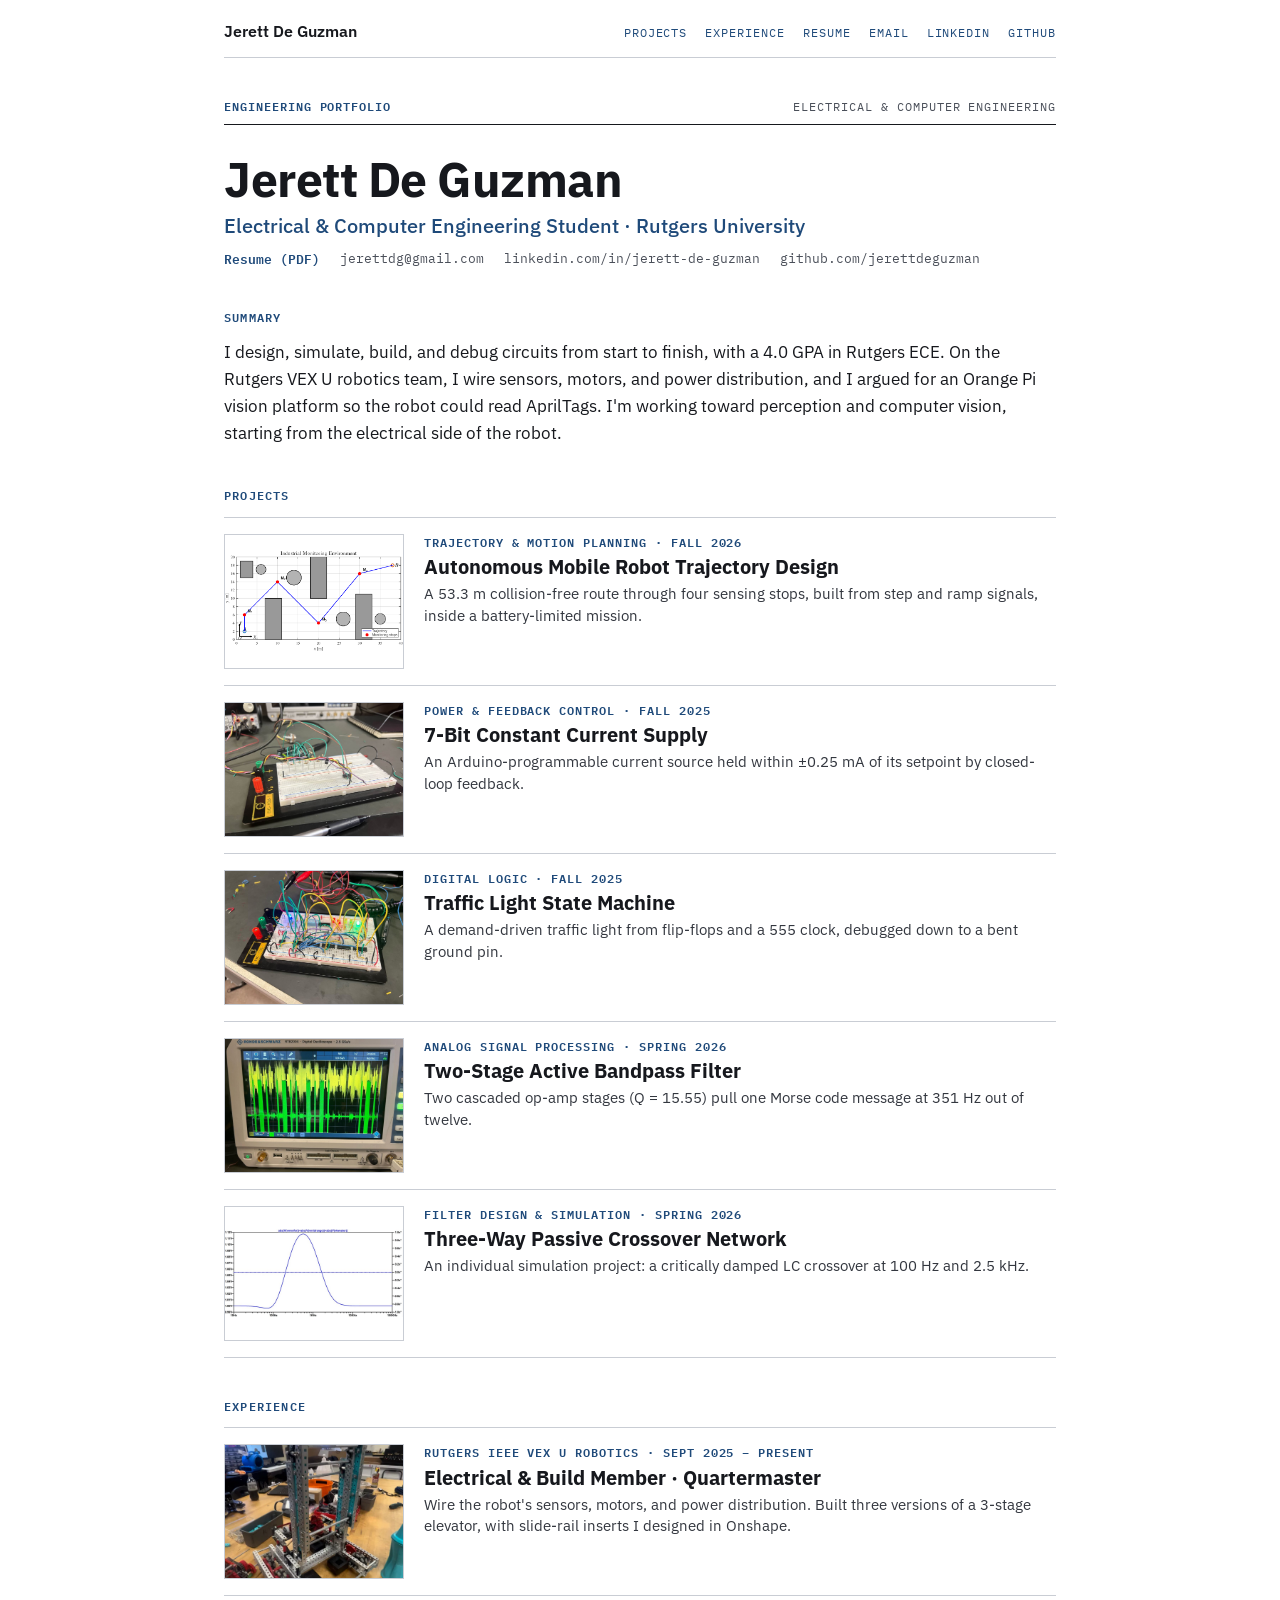
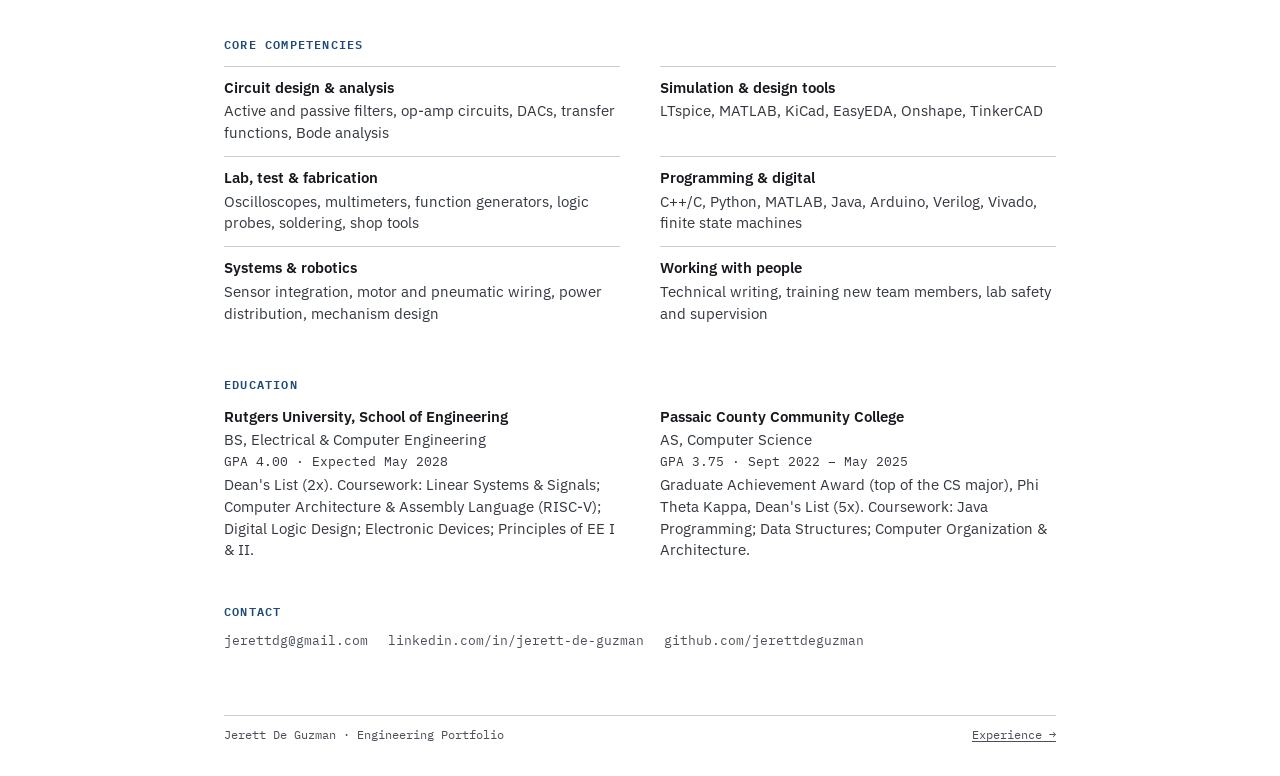
<file: index.html>
<!DOCTYPE html>
<html lang="en">
<head>
  <meta charset="utf-8">
  <meta name="viewport" content="width=device-width, initial-scale=1">
  <title>Jerett De Guzman — Electrical &amp; Computer Engineering</title>
  <meta name="description" content="Engineering portfolio of Jerett De Guzman, Rutgers electrical and computer engineering student: robot trajectory design, feedback control, digital logic, and analog filters.">
  <!-- Link preview (what LinkedIn, email, and Slack show when this URL is pasted) -->
  <meta property="og:type" content="website">
  <meta property="og:title" content="Jerett De Guzman — Electrical &amp; Computer Engineering">
  <meta property="og:description" content="Engineering portfolio of Jerett De Guzman, Rutgers electrical and computer engineering student: robot trajectory design, feedback control, digital logic, and analog filters.">
  <meta property="og:url" content="https://jerettdeguzman.github.io/">
  <meta property="og:image" content="https://jerettdeguzman.github.io/images/tr_path.png">
  <meta name="twitter:card" content="summary_large_image">
  <link rel="icon" href="data:image/svg+xml,%3Csvg xmlns=%27http://www.w3.org/2000/svg%27 viewBox=%270 0 32 32%27%3E%3Crect width=%2732%27 height=%2732%27 fill=%27%231F4A7A%27/%3E%3Ctext x=%2716%27 y=%2722%27 font-family=%27Helvetica,Arial,sans-serif%27 font-size=%2716%27 font-weight=%27700%27 fill=%27white%27 text-anchor=%27middle%27%3EJD%3C/text%3E%3C/svg%3E">
  <link rel="preconnect" href="https://fonts.googleapis.com">
  <link rel="preconnect" href="https://fonts.gstatic.com" crossorigin>
  <link href="https://fonts.googleapis.com/css2?family=IBM+Plex+Mono:wght@400;500;600&family=IBM+Plex+Sans:wght@400;500;600;700&display=swap" rel="stylesheet">
  <link rel="stylesheet" href="styles.css">
</head>
<body>
<div class="page">

  <!-- ===== Site header: same on every page (no ../ here because this file is at the top level) ===== -->
  <header class="site-header">
    <a class="site-name" href="index.html">Jerett De Guzman</a>
    <nav class="site-nav" aria-label="Main">
      <a href="#projects">Projects</a>
      <a href="experience.html">Experience</a>
      <a href="resume.pdf">Resume</a>
      <a href="mailto:jerettdg@gmail.com">Email</a>
      <a href="https://www.linkedin.com/in/jerett-de-guzman">LinkedIn</a>
      <a href="https://github.com/jerettdeguzman">GitHub</a>
    </nav>
  </header>

  <main>
    <div class="kicker">
      <span class="kicker-left">Engineering Portfolio</span>
      <span class="kicker-right">Electrical &amp; Computer Engineering</span>
    </div>

    <h1 class="home-name">Jerett De Guzman</h1>
    <p class="headline">Electrical &amp; Computer Engineering Student · Rutgers University</p>
    <div class="contact-line">
      <a class="resume-link" href="resume.pdf">Resume (PDF)</a>
      <a href="mailto:jerettdg@gmail.com">jerettdg@gmail.com</a>
      <a href="https://www.linkedin.com/in/jerett-de-guzman">linkedin.com/in/jerett-de-guzman</a>
      <a href="https://github.com/jerettdeguzman">github.com/jerettdeguzman</a>
    </div>

    <!-- ===== Summary ===== -->
    <section class="home-section">
      <h2 class="label">Summary</h2>
      <p class="summary">I design, simulate, build, and debug circuits from start to finish, with a 4.0 GPA in Rutgers ECE. On the Rutgers VEX U robotics team, I wire sensors, motors, and power distribution, and I argued for an Orange Pi vision platform so the robot could read AprilTags. I'm working toward perception and computer vision, starting from the electrical side of the robot.</p>
    </section>

    <!-- ===== Projects =====
         To add a project: copy one <li class="project-card"> ... </li> block,
         paste it at the top of the list, and change the link, image, and text. -->
    <section class="home-section" id="projects">
      <h2 class="label">Projects</h2>
      <ul class="project-list">

        <li class="project-card">
          <a href="projects/trajectory.html">
            <span class="thumb fit"><img src="images/tr_path.png" width="1254" height="702" loading="lazy" alt=""></span>
            <span>
              <span class="card-kicker">Trajectory &amp; Motion Planning · Fall 2026</span>
              <span class="card-title">Autonomous Mobile Robot Trajectory Design</span>
              <span class="card-text">A 53.3&nbsp;m collision-free route through four sensing stops, built from step and ramp signals, inside a battery-limited mission.</span>
            </span>
          </a>
        </li>

        <li class="project-card">
          <a href="projects/current-supply.html">
            <span class="thumb"><img src="images/cs_photo.jpg" width="1000" height="750" loading="lazy" alt=""></span>
            <span>
              <span class="card-kicker">Power &amp; Feedback Control · Fall 2025</span>
              <span class="card-title">7-Bit Constant Current Supply</span>
              <span class="card-text">An Arduino-programmable current source held within ±0.25&nbsp;mA of its setpoint by closed-loop feedback.</span>
            </span>
          </a>
        </li>

        <li class="project-card">
          <a href="projects/traffic-light.html">
            <span class="thumb"><img src="images/tl_circuit.jpg" width="1000" height="750" loading="lazy" alt=""></span>
            <span>
              <span class="card-kicker">Digital Logic · Fall 2025</span>
              <span class="card-title">Traffic Light State Machine</span>
              <span class="card-text">A demand-driven traffic light from flip-flops and a 555 clock, debugged down to a bent ground pin.</span>
            </span>
          </a>
        </li>

        <li class="project-card">
          <a href="projects/bandpass.html">
            <span class="thumb"><img src="images/bp_morse.jpg" width="1000" height="750" loading="lazy" alt=""></span>
            <span>
              <span class="card-kicker">Analog Signal Processing · Spring 2026</span>
              <span class="card-title">Two-Stage Active Bandpass Filter</span>
              <span class="card-text">Two cascaded op-amp stages (Q = 15.55) pull one Morse code message at 351&nbsp;Hz out of twelve.</span>
            </span>
          </a>
        </li>

        <li class="project-card">
          <a href="projects/crossover.html">
            <span class="thumb fit"><img src="images/xo_combined.jpg" width="1000" height="492" loading="lazy" alt=""></span>
            <span>
              <span class="card-kicker">Filter Design &amp; Simulation · Spring 2026</span>
              <span class="card-title">Three-Way Passive Crossover Network</span>
              <span class="card-text">An individual simulation project: a critically damped LC crossover at 100&nbsp;Hz and 2.5&nbsp;kHz.</span>
            </span>
          </a>
        </li>

      </ul>
    </section>

    <!-- ===== Experience (short; the full version is experience.html) ===== -->
    <section class="home-section">
      <h2 class="label">Experience</h2>
      <ul class="project-list">
        <li class="project-card">
          <a href="experience.html">
            <span class="thumb"><img src="images/vex_elevator.webp" width="914" height="1316" loading="lazy" alt=""></span>
            <span>
              <span class="card-kicker">Rutgers IEEE VEX U Robotics · Sept 2025 – Present</span>
              <span class="card-title">Electrical &amp; Build Member · Quartermaster</span>
              <span class="card-text">Wire the robot's sensors, motors, and power distribution. Built three versions of a 3-stage elevator, with slide-rail inserts I designed in Onshape.</span>
            </span>
          </a>
        </li>
      </ul>
    </section>

    <!-- ===== Core competencies ===== -->
    <section class="home-section">
      <h2 class="label">Core competencies</h2>
      <div class="two-col">
        <div class="comp"><h3>Circuit design &amp; analysis</h3><p>Active and passive filters, op-amp circuits, DACs, transfer functions, Bode analysis</p></div>
        <div class="comp"><h3>Simulation &amp; design tools</h3><p>LTspice, MATLAB, KiCad, EasyEDA, Onshape, TinkerCAD</p></div>
        <div class="comp"><h3>Lab, test &amp; fabrication</h3><p>Oscilloscopes, multimeters, function generators, logic probes, soldering, shop tools</p></div>
        <div class="comp"><h3>Programming &amp; digital</h3><p>C++/C, Python, MATLAB, Java, Arduino, Verilog, Vivado, finite state machines</p></div>
        <div class="comp"><h3>Systems &amp; robotics</h3><p>Sensor integration, motor and pneumatic wiring, power distribution, mechanism design</p></div>
        <div class="comp"><h3>Working with people</h3><p>Technical writing, training new team members, lab safety and supervision</p></div>
      </div>
    </section>

    <!-- ===== Education ===== -->
    <section class="home-section">
      <h2 class="label">Education</h2>
      <div class="two-col">
        <div class="edu">
          <h3>Rutgers University, School of Engineering</h3>
          <p>BS, Electrical &amp; Computer Engineering</p>
          <p class="mono">GPA 4.00 · Expected May 2028</p>
          <p>Dean's List (2x). Coursework: Linear Systems &amp; Signals; Computer Architecture &amp; Assembly Language (RISC-V); Digital Logic Design; Electronic Devices; Principles of EE I &amp; II.</p>
        </div>
        <div class="edu">
          <h3>Passaic County Community College</h3>
          <p>AS, Computer Science</p>
          <p class="mono">GPA 3.75 · Sept 2022 – May 2025</p>
          <p>Graduate Achievement Award (top of the CS major), Phi Theta Kappa, Dean's List (5x). Coursework: Java Programming; Data Structures; Computer Organization &amp; Architecture.</p>
        </div>
      </div>
    </section>

    <!-- ===== Contact ===== -->
    <section class="home-section">
      <h2 class="label">Contact</h2>
      <div class="contact-line">
        <a href="mailto:jerettdg@gmail.com">jerettdg@gmail.com</a>
        <a href="https://www.linkedin.com/in/jerett-de-guzman">linkedin.com/in/jerett-de-guzman</a>
        <a href="https://github.com/jerettdeguzman">github.com/jerettdeguzman</a>
      </div>
    </section>
  </main>

  <footer class="site-footer">
    <span>Jerett De Guzman · Engineering Portfolio</span>
    <a href="experience.html">Experience →</a>
  </footer>

</div>
</body>
</html>
</file>
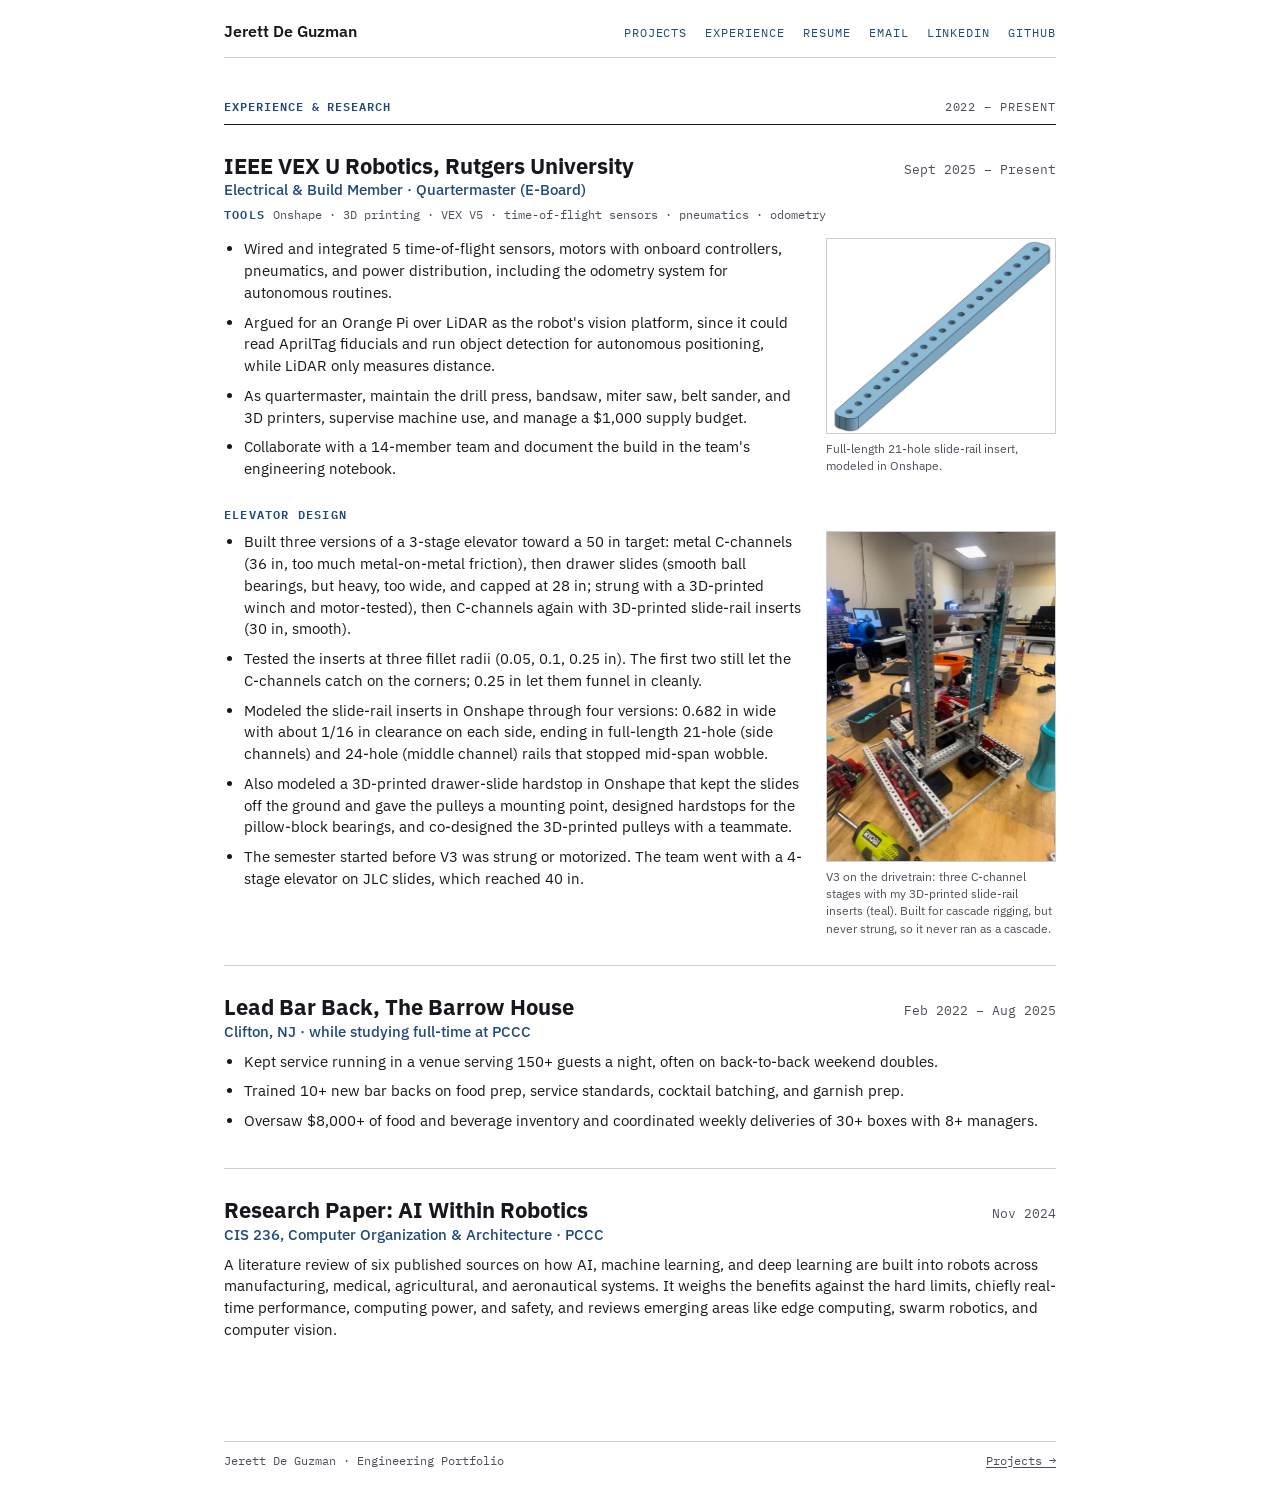
<file: experience.html>
<!DOCTYPE html>
<html lang="en">
<head>
  <meta charset="utf-8">
  <meta name="viewport" content="width=device-width, initial-scale=1">
  <title>Experience & Research — Jerett De Guzman</title>
  <meta name="description" content="Rutgers IEEE VEX U Robotics (electrical, build, elevator design, quartermaster), Lead Bar Back at The Barrow House, and a literature review on AI in robotics.">
  <!-- Link preview (what LinkedIn, email, and Slack show when this URL is pasted) -->
  <meta property="og:type" content="website">
  <meta property="og:title" content="Experience & Research — Jerett De Guzman">
  <meta property="og:description" content="Rutgers IEEE VEX U Robotics (electrical, build, elevator design, quartermaster), Lead Bar Back at The Barrow House, and a literature review on AI in robotics.">
  <meta property="og:url" content="https://jerettdeguzman.github.io/experience.html">
  <meta property="og:image" content="https://jerettdeguzman.github.io/images/vex_slide_rail.png">
  <meta name="twitter:card" content="summary_large_image">
  <link rel="icon" href="data:image/svg+xml,%3Csvg xmlns=%27http://www.w3.org/2000/svg%27 viewBox=%270 0 32 32%27%3E%3Crect width=%2732%27 height=%2732%27 fill=%27%231F4A7A%27/%3E%3Ctext x=%2716%27 y=%2722%27 font-family=%27Helvetica,Arial,sans-serif%27 font-size=%2716%27 font-weight=%27700%27 fill=%27white%27 text-anchor=%27middle%27%3EJD%3C/text%3E%3C/svg%3E">
  <link rel="preconnect" href="https://fonts.googleapis.com">
  <link rel="preconnect" href="https://fonts.gstatic.com" crossorigin>
  <link href="https://fonts.googleapis.com/css2?family=IBM+Plex+Mono:wght@400;500;600&family=IBM+Plex+Sans:wght@400;500;600;700&display=swap" rel="stylesheet">
  <link rel="stylesheet" href="styles.css">
</head>
<body>
<div class="page">

  <!-- ===== Site header: same on every page (no ../ here because this file is at the top level) ===== -->
  <header class="site-header">
    <a class="site-name" href="index.html">Jerett De Guzman</a>
    <nav class="site-nav" aria-label="Main">
      <a href="index.html#projects">Projects</a>
      <a href="experience.html" aria-current="page">Experience</a>
      <a href="resume.pdf">Resume</a>
      <a href="mailto:jerettdg@gmail.com">Email</a>
      <a href="https://www.linkedin.com/in/jerett-de-guzman">LinkedIn</a>
      <a href="https://github.com/jerettdeguzman">GitHub</a>
    </nav>
  </header>

  <main>
    <div class="kicker">
      <span class="kicker-left">Experience &amp; Research</span>
      <span class="kicker-right">2022 – Present</span>
    </div>

    <!-- ===== VEX U ===== -->
    <section class="entry">
      <div class="entry-head">
        <h2>IEEE VEX U Robotics, Rutgers University</h2>
        <span class="entry-date">Sept 2025 – Present</span>
      </div>
      <p class="entry-sub">Electrical &amp; Build Member · Quartermaster (E-Board)</p>
      <p class="tools"><span class="tools-label">Tools</span>Onshape · 3D printing · VEX V5 · time-of-flight sensors · pneumatics · odometry</p>

      <!-- General bullets on the left, CAD render on the right -->
      <div class="entry-split">
        <ul>
          <li>Wired and integrated 5 time-of-flight sensors, motors with onboard controllers, pneumatics, and power distribution, including the odometry system for autonomous routines.</li>
          <li>Argued for an Orange Pi over LiDAR as the robot's vision platform, since it could read AprilTag fiducials and run object detection for autonomous positioning, while LiDAR only measures distance.</li>
          <li>As quartermaster, maintain the drill press, bandsaw, miter saw, belt sander, and 3D printers, supervise machine use, and manage a $1,000 supply budget.</li>
          <li>Collaborate with a 14-member team and document the build in the team's engineering notebook.</li>
        </ul>
        <figure>
          <div class="frame">
            <img src="images/vex_slide_rail.png" width="972" height="825" loading="lazy"
                 alt="CAD render of a long, narrow blue slide-rail insert with rounded ends and a row of 21 evenly spaced screw holes along its top.">
          </div>
          <figcaption>Full-length 21-hole slide-rail insert, modeled in Onshape.</figcaption>
        </figure>
      </div>

      <!-- Elevator: label on its own line, then bullets left / photo right, tops aligned -->
      <h3 class="label">Elevator design</h3>
      <div class="entry-split">
        <div>
          <ul>
            <li>Built three versions of a 3-stage elevator toward a 50&nbsp;in target: metal C-channels (36&nbsp;in, too much metal-on-metal friction), then drawer slides (smooth ball bearings, but heavy, too wide, and capped at 28&nbsp;in; strung with a 3D-printed winch and motor-tested), then C-channels again with 3D-printed slide-rail inserts (30&nbsp;in, smooth).</li>
            <li>Tested the inserts at three fillet radii (0.05, 0.1, 0.25&nbsp;in). The first two still let the C-channels catch on the corners; 0.25&nbsp;in let them funnel in cleanly.</li>
            <li>Modeled the slide-rail inserts in Onshape through four versions: 0.682&nbsp;in wide with about 1/16&nbsp;in clearance on each side, ending in full-length 21-hole (side channels) and 24-hole (middle channel) rails that stopped mid-span wobble.</li>
            <li>Also modeled a 3D-printed drawer-slide hardstop in Onshape that kept the slides off the ground and gave the pulleys a mounting point, designed hardstops for the pillow-block bearings, and co-designed the 3D-printed pulleys with a teammate.</li>
            <li>The semester started before V3 was strung or motorized. The team went with a 4-stage elevator on JLC slides, which reached 40&nbsp;in.</li>
          </ul>
        </div>
        <figure>
          <div class="frame">
            <img src="images/vex_elevator.webp" width="914" height="1316"
                 alt="Three-stage elevator built from aluminum C-channels, mounted upright on a robot drivetrain on a workbench. Teal 3D-printed slide-rail inserts run along the inside of the channels.">
          </div>
          <figcaption>V3 on the drivetrain: three C-channel stages with my 3D-printed slide-rail inserts (teal). Built for cascade rigging, but never strung, so it never ran as a cascade.</figcaption>
        </figure>
      </div>
    </section>

    <!-- ===== Bar back ===== -->
    <section class="entry">
      <div class="entry-head">
        <h2>Lead Bar Back, The Barrow House</h2>
        <span class="entry-date">Feb 2022 – Aug 2025</span>
      </div>
      <p class="entry-sub">Clifton, NJ · while studying full-time at PCCC</p>
      <ul>
        <li>Kept service running in a venue serving 150+ guests a night, often on back-to-back weekend doubles.</li>
        <li>Trained 10+ new bar backs on food prep, service standards, cocktail batching, and garnish prep.</li>
        <li>Oversaw $8,000+ of food and beverage inventory and coordinated weekly deliveries of 30+ boxes with 8+ managers.</li>
      </ul>
    </section>

    <!-- ===== Research paper ===== -->
    <section class="entry">
      <div class="entry-head">
        <h2>Research Paper: AI Within Robotics</h2>
        <span class="entry-date">Nov 2024</span>
      </div>
      <p class="entry-sub">CIS 236, Computer Organization &amp; Architecture · PCCC</p>
      <p>A literature review of six published sources on how AI, machine learning, and deep learning are built into robots across manufacturing, medical, agricultural, and aeronautical systems. It weighs the benefits against the hard limits, chiefly real-time performance, computing power, and safety, and reviews emerging areas like edge computing, swarm robotics, and computer vision.</p>
    </section>
  </main>

  <footer class="site-footer">
    <span>Jerett De Guzman · Engineering Portfolio</span>
    <a href="index.html#projects">Projects →</a>
  </footer>

</div>
</body>
</html>
</file>
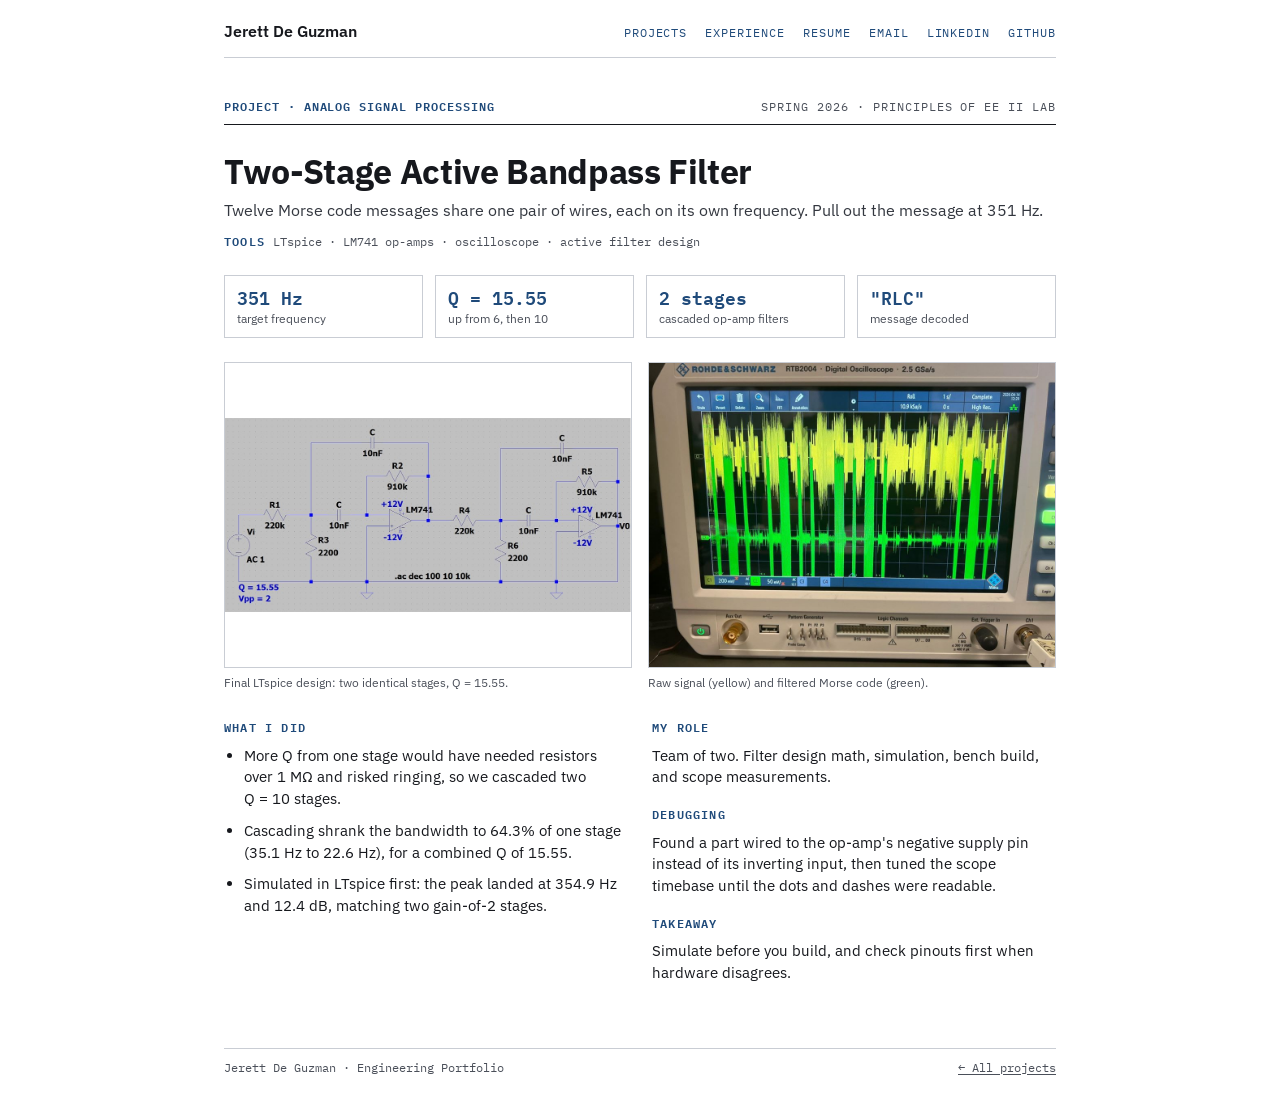
<file: projects/bandpass.html>
<!DOCTYPE html>
<html lang="en">
<head>
  <meta charset="utf-8">
  <meta name="viewport" content="width=device-width, initial-scale=1">
  <title>Two-Stage Active Bandpass Filter — Jerett De Guzman</title>
  <meta name="description" content="Cascaded op-amp bandpass filter (Q = 15.55) that pulls one Morse code message at 351 Hz out of twelve sharing the same wires.">
  <!-- Link preview (what LinkedIn, email, and Slack show when this URL is pasted) -->
  <meta property="og:type" content="website">
  <meta property="og:title" content="Two-Stage Active Bandpass Filter — Jerett De Guzman">
  <meta property="og:description" content="Cascaded op-amp bandpass filter (Q = 15.55) that pulls one Morse code message at 351 Hz out of twelve sharing the same wires.">
  <meta property="og:url" content="https://jerettdeguzman.github.io/projects/bandpass.html">
  <meta property="og:image" content="https://jerettdeguzman.github.io/images/bp_morse.jpg">
  <meta name="twitter:card" content="summary_large_image">
  <link rel="icon" href="data:image/svg+xml,%3Csvg xmlns=%27http://www.w3.org/2000/svg%27 viewBox=%270 0 32 32%27%3E%3Crect width=%2732%27 height=%2732%27 fill=%27%231F4A7A%27/%3E%3Ctext x=%2716%27 y=%2722%27 font-family=%27Helvetica,Arial,sans-serif%27 font-size=%2716%27 font-weight=%27700%27 fill=%27white%27 text-anchor=%27middle%27%3EJD%3C/text%3E%3C/svg%3E">
  <link rel="preconnect" href="https://fonts.googleapis.com">
  <link rel="preconnect" href="https://fonts.gstatic.com" crossorigin>
  <link href="https://fonts.googleapis.com/css2?family=IBM+Plex+Mono:wght@400;500;600&family=IBM+Plex+Sans:wght@400;500;600;700&display=swap" rel="stylesheet">
  <link rel="stylesheet" href="../styles.css">
</head>
<body>
<div class="page">

  <!-- ===== Site header: same on every page (paths start with ../ because this file is in projects/) ===== -->
  <header class="site-header">
    <a class="site-name" href="../index.html">Jerett De Guzman</a>
    <nav class="site-nav" aria-label="Main">
      <a href="../index.html#projects">Projects</a>
      <a href="../experience.html">Experience</a>
      <a href="../resume.pdf">Resume</a>
      <a href="mailto:jerettdg@gmail.com">Email</a>
      <a href="https://www.linkedin.com/in/jerett-de-guzman">LinkedIn</a>
      <a href="https://github.com/jerettdeguzman">GitHub</a>
    </nav>
  </header>

  <main>
    <!-- ===== 1. Kicker strip ===== -->
    <div class="kicker">
      <span class="kicker-left">Project · Analog Signal Processing</span>
      <span class="kicker-right">Spring 2026 · Principles of EE II Lab</span>
    </div>

    <!-- ===== 2. Title + challenge ===== -->
    <h1>Two-Stage Active Bandpass Filter</h1>
    <p class="challenge">Twelve Morse code messages share one pair of wires, each on its own frequency. Pull out the message at 351&nbsp;Hz.</p>
    <p class="tools"><span class="tools-label">Tools</span>LTspice · LM741 op-amps · oscilloscope · active filter design</p>

    <!-- ===== 3. Four metric boxes ===== -->
    <ul class="metrics">
      <li><span class="metric-value">351 Hz</span><span class="metric-label">target frequency</span></li>
      <li><span class="metric-value">Q = 15.55</span><span class="metric-label">up from 6, then 10</span></li>
      <li><span class="metric-value">2 stages</span><span class="metric-label">cascaded op-amp filters</span></li>
      <li><span class="metric-value">"RLC"</span><span class="metric-label">message decoded</span></li>
    </ul>

    <!-- ===== 4. Two captioned images. Add class="fit" to a frame for diagrams so nothing is cropped. ===== -->
    <div class="figures">
      <figure>
        <div class="frame fit">
          <img src="../images/bp_ltspice.jpg" width="1000" height="479"
               alt="LTspice schematic of two identical cascaded LM741 bandpass stages, each with 220 kΩ, 910 kΩ, and 2.2 kΩ resistors and two 10 nF capacitors, labeled Q = 15.55.">
        </div>
        <figcaption>Final LTspice design: two identical stages, Q = 15.55.</figcaption>
      </figure>
      <figure>
        <div class="frame">
          <img src="../images/bp_morse.jpg" width="1000" height="750"
               alt="Oscilloscope screen showing a noisy raw signal in yellow and, below it, the filtered signal in green as distinct bursts of dots and dashes.">
        </div>
        <figcaption>Raw signal (yellow) and filtered Morse code (green).</figcaption>
      </figure>
    </div>

    <!-- ===== 5. Body: What I did (left) / My role, Debugging, Takeaway (right) ===== -->
    <div class="body">
      <section>
        <h2 class="label">What I did</h2>
        <ul>
          <li>More Q from one stage would have needed resistors over 1&nbsp;MΩ and risked ringing, so we cascaded two Q&nbsp;=&nbsp;10 stages.</li>
          <li>Cascading shrank the bandwidth to 64.3% of one stage (35.1&nbsp;Hz to 22.6&nbsp;Hz), for a combined Q of 15.55.</li>
          <li>Simulated in LTspice first: the peak landed at 354.9&nbsp;Hz and 12.4&nbsp;dB, matching two gain-of-2 stages.</li>
        </ul>
      </section>
      <div>
        <section>
          <h2 class="label">My role</h2>
          <p>Team of two. Filter design math, simulation, bench build, and scope measurements.</p>
        </section>
        <section>
          <h2 class="label">Debugging</h2>
          <p>Found a part wired to the op-amp's negative supply pin instead of its inverting input, then tuned the scope timebase until the dots and dashes were readable.</p>
        </section>
        <section>
          <h2 class="label">Takeaway</h2>
          <p>Simulate before you build, and check pinouts first when hardware disagrees.</p>
        </section>
      </div>
    </div>
  </main>

  <footer class="site-footer">
    <span>Jerett De Guzman · Engineering Portfolio</span>
    <a href="../index.html#projects">← All projects</a>
  </footer>

</div>
</body>
</html>
</file>
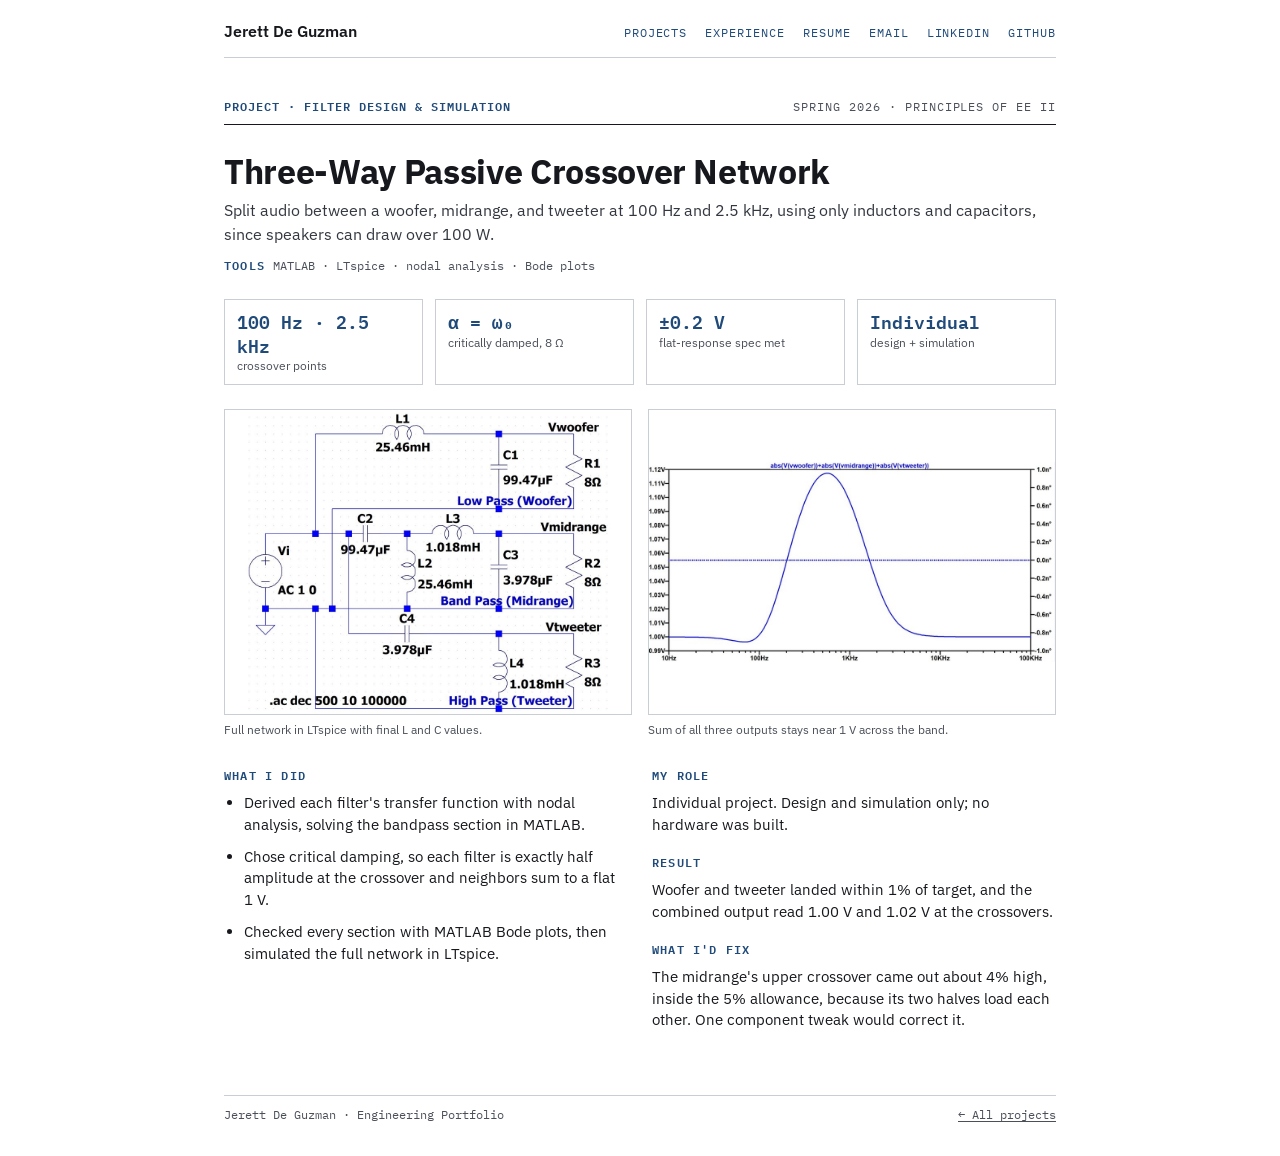
<file: projects/crossover.html>
<!DOCTYPE html>
<html lang="en">
<head>
  <meta charset="utf-8">
  <meta name="viewport" content="width=device-width, initial-scale=1">
  <title>Three-Way Passive Crossover Network — Jerett De Guzman</title>
  <meta name="description" content="Individual simulation project: a critically damped three-way passive crossover at 100 Hz and 2.5 kHz, designed with nodal analysis and verified in MATLAB and LTspice.">
  <!-- Link preview (what LinkedIn, email, and Slack show when this URL is pasted) -->
  <meta property="og:type" content="website">
  <meta property="og:title" content="Three-Way Passive Crossover Network — Jerett De Guzman">
  <meta property="og:description" content="Individual simulation project: a critically damped three-way passive crossover at 100 Hz and 2.5 kHz, designed with nodal analysis and verified in MATLAB and LTspice.">
  <meta property="og:url" content="https://jerettdeguzman.github.io/projects/crossover.html">
  <meta property="og:image" content="https://jerettdeguzman.github.io/images/xo_combined.jpg">
  <meta name="twitter:card" content="summary_large_image">
  <link rel="icon" href="data:image/svg+xml,%3Csvg xmlns=%27http://www.w3.org/2000/svg%27 viewBox=%270 0 32 32%27%3E%3Crect width=%2732%27 height=%2732%27 fill=%27%231F4A7A%27/%3E%3Ctext x=%2716%27 y=%2722%27 font-family=%27Helvetica,Arial,sans-serif%27 font-size=%2716%27 font-weight=%27700%27 fill=%27white%27 text-anchor=%27middle%27%3EJD%3C/text%3E%3C/svg%3E">
  <link rel="preconnect" href="https://fonts.googleapis.com">
  <link rel="preconnect" href="https://fonts.gstatic.com" crossorigin>
  <link href="https://fonts.googleapis.com/css2?family=IBM+Plex+Mono:wght@400;500;600&family=IBM+Plex+Sans:wght@400;500;600;700&display=swap" rel="stylesheet">
  <link rel="stylesheet" href="../styles.css">
</head>
<body>
<div class="page">

  <!-- ===== Site header: same on every page (paths start with ../ because this file is in projects/) ===== -->
  <header class="site-header">
    <a class="site-name" href="../index.html">Jerett De Guzman</a>
    <nav class="site-nav" aria-label="Main">
      <a href="../index.html#projects">Projects</a>
      <a href="../experience.html">Experience</a>
      <a href="../resume.pdf">Resume</a>
      <a href="mailto:jerettdg@gmail.com">Email</a>
      <a href="https://www.linkedin.com/in/jerett-de-guzman">LinkedIn</a>
      <a href="https://github.com/jerettdeguzman">GitHub</a>
    </nav>
  </header>

  <main>
    <!-- ===== 1. Kicker strip ===== -->
    <div class="kicker">
      <span class="kicker-left">Project · Filter Design &amp; Simulation</span>
      <span class="kicker-right">Spring 2026 · Principles of EE II</span>
    </div>

    <!-- ===== 2. Title + challenge ===== -->
    <h1>Three-Way Passive Crossover Network</h1>
    <p class="challenge">Split audio between a woofer, midrange, and tweeter at 100&nbsp;Hz and 2.5&nbsp;kHz, using only inductors and capacitors, since speakers can draw over 100&nbsp;W.</p>
    <p class="tools"><span class="tools-label">Tools</span>MATLAB · LTspice · nodal analysis · Bode plots</p>

    <!-- ===== 3. Four metric boxes ===== -->
    <ul class="metrics">
      <li><span class="metric-value">100 Hz · 2.5 kHz</span><span class="metric-label">crossover points</span></li>
      <li><span class="metric-value">α = ω₀</span><span class="metric-label">critically damped, 8&nbsp;Ω</span></li>
      <li><span class="metric-value">±0.2 V</span><span class="metric-label">flat-response spec met</span></li>
      <li><span class="metric-value">Individual</span><span class="metric-label">design + simulation</span></li>
    </ul>

    <!-- ===== 4. Two captioned images. Add class="fit" to a frame for diagrams so nothing is cropped. ===== -->
    <div class="figures">
      <figure>
        <div class="frame fit">
          <img src="../images/xo_schematic.jpg" width="1000" height="818"
               alt="LTspice schematic of the full crossover: a low-pass woofer branch, a band-pass midrange branch, and a high-pass tweeter branch, each driving an 8 Ω load, with inductor values 25.46 mH and 1.018 mH and capacitor values 99.47 µF and 3.978 µF.">
        </div>
        <figcaption>Full network in LTspice with final L and C values.</figcaption>
      </figure>
      <figure>
        <div class="frame fit">
          <img src="../images/xo_combined.jpg" width="1000" height="492"
               alt="LTspice plot from 10 Hz to 100 kHz of the summed magnitude of all three outputs. The vertical axis spans only 0.99 to 1.12 V; the sum sits at 1.00 V at both ends and rises to a single hump between 100 Hz and 1 kHz, peaking near 1.11 V.">
        </div>
        <figcaption>Sum of all three outputs stays near 1 V across the band.</figcaption>
      </figure>
    </div>

    <!-- ===== 5. Body: What I did (left) / My role, Result, What I'd fix (right) ===== -->
    <div class="body">
      <section>
        <h2 class="label">What I did</h2>
        <ul>
          <li>Derived each filter's transfer function with nodal analysis, solving the bandpass section in MATLAB.</li>
          <li>Chose critical damping, so each filter is exactly half amplitude at the crossover and neighbors sum to a flat 1&nbsp;V.</li>
          <li>Checked every section with MATLAB Bode plots, then simulated the full network in LTspice.</li>
        </ul>
      </section>
      <div>
        <section>
          <h2 class="label">My role</h2>
          <p>Individual project. Design and simulation only; no hardware was built.</p>
        </section>
        <section>
          <h2 class="label">Result</h2>
          <p>Woofer and tweeter landed within 1% of target, and the combined output read 1.00&nbsp;V and 1.02&nbsp;V at the crossovers.</p>
        </section>
        <section>
          <h2 class="label">What I'd fix</h2>
          <p>The midrange's upper crossover came out about 4% high, inside the 5% allowance, because its two halves load each other. One component tweak would correct it.</p>
        </section>
      </div>
    </div>
  </main>

  <footer class="site-footer">
    <span>Jerett De Guzman · Engineering Portfolio</span>
    <a href="../index.html#projects">← All projects</a>
  </footer>

</div>
</body>
</html>
</file>
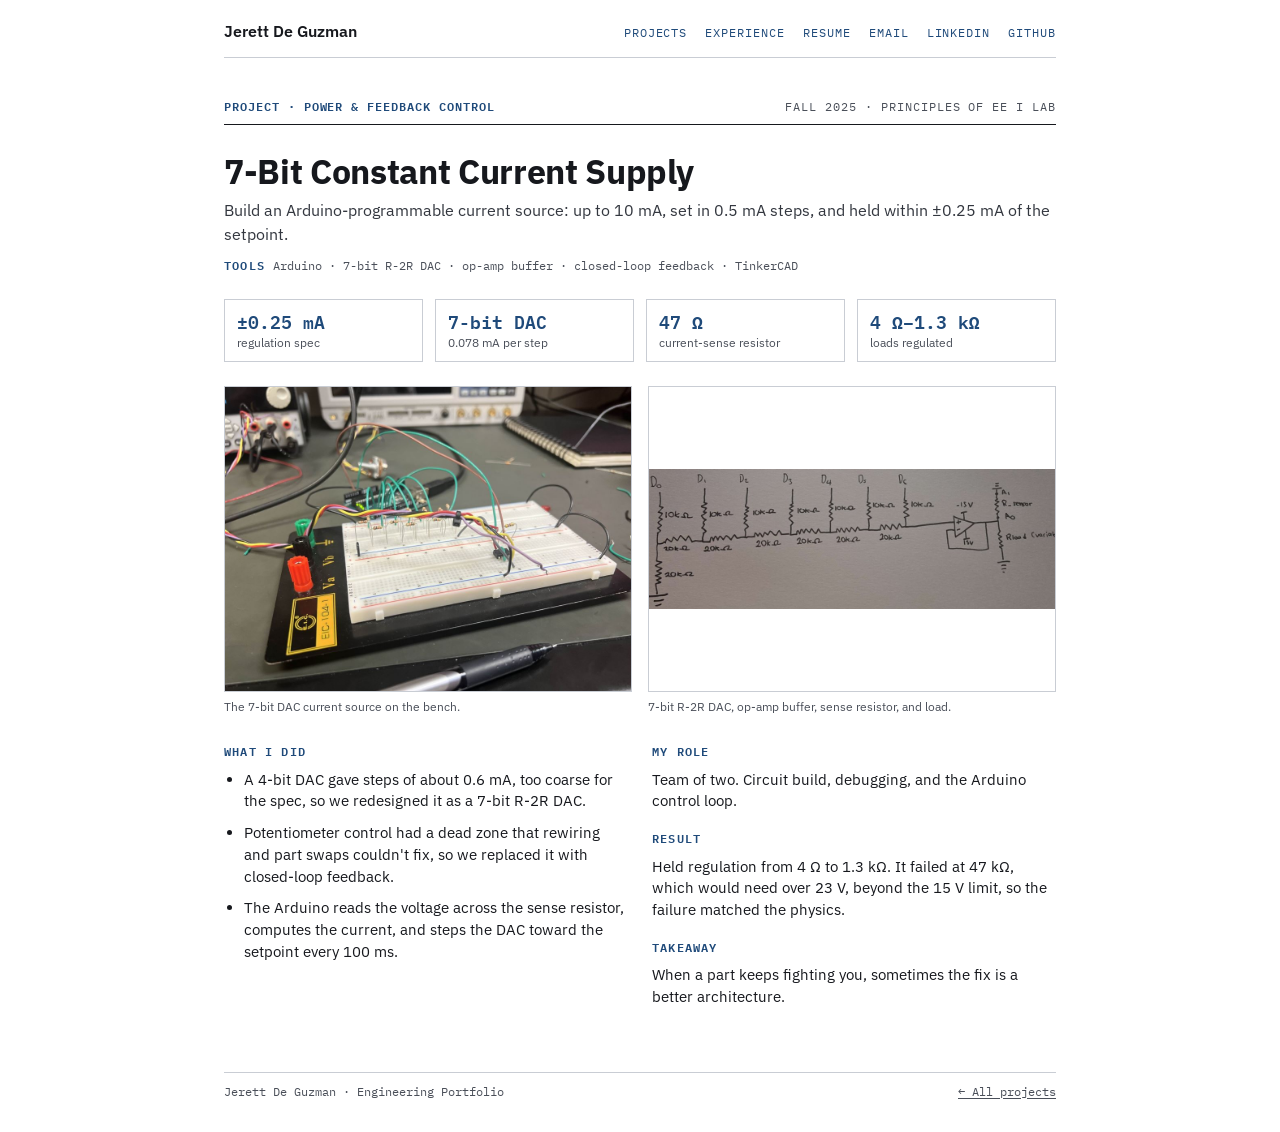
<file: projects/current-supply.html>
<!DOCTYPE html>
<html lang="en">
<head>
  <meta charset="utf-8">
  <meta name="viewport" content="width=device-width, initial-scale=1">
  <title>7-Bit Constant Current Supply — Jerett De Guzman</title>
  <meta name="description" content="Arduino-programmable 7-bit constant current supply with closed-loop feedback, held within ±0.25&nbsp;mA of the setpoint.">
  <!-- Link preview (what LinkedIn, email, and Slack show when this URL is pasted) -->
  <meta property="og:type" content="website">
  <meta property="og:title" content="7-Bit Constant Current Supply — Jerett De Guzman">
  <meta property="og:description" content="Arduino-programmable 7-bit constant current supply with closed-loop feedback, held within ±0.25&nbsp;mA of the setpoint.">
  <meta property="og:url" content="https://jerettdeguzman.github.io/projects/current-supply.html">
  <meta property="og:image" content="https://jerettdeguzman.github.io/images/cs_photo.jpg">
  <meta name="twitter:card" content="summary_large_image">
  <link rel="icon" href="data:image/svg+xml,%3Csvg xmlns=%27http://www.w3.org/2000/svg%27 viewBox=%270 0 32 32%27%3E%3Crect width=%2732%27 height=%2732%27 fill=%27%231F4A7A%27/%3E%3Ctext x=%2716%27 y=%2722%27 font-family=%27Helvetica,Arial,sans-serif%27 font-size=%2716%27 font-weight=%27700%27 fill=%27white%27 text-anchor=%27middle%27%3EJD%3C/text%3E%3C/svg%3E">
  <link rel="preconnect" href="https://fonts.googleapis.com">
  <link rel="preconnect" href="https://fonts.gstatic.com" crossorigin>
  <link href="https://fonts.googleapis.com/css2?family=IBM+Plex+Mono:wght@400;500;600&family=IBM+Plex+Sans:wght@400;500;600;700&display=swap" rel="stylesheet">
  <link rel="stylesheet" href="../styles.css">
</head>
<body>
<div class="page">

  <!-- ===== Site header: same on every page (paths start with ../ because this file is in projects/) ===== -->
  <header class="site-header">
    <a class="site-name" href="../index.html">Jerett De Guzman</a>
    <nav class="site-nav" aria-label="Main">
      <a href="../index.html#projects">Projects</a>
      <a href="../experience.html">Experience</a>
      <a href="../resume.pdf">Resume</a>
      <a href="mailto:jerettdg@gmail.com">Email</a>
      <a href="https://www.linkedin.com/in/jerett-de-guzman">LinkedIn</a>
      <a href="https://github.com/jerettdeguzman">GitHub</a>
    </nav>
  </header>

  <main>
    <!-- ===== 1. Kicker strip ===== -->
    <div class="kicker">
      <span class="kicker-left">Project · Power &amp; Feedback Control</span>
      <span class="kicker-right">Fall 2025 · Principles of EE I Lab</span>
    </div>

    <!-- ===== 2. Title + challenge ===== -->
    <h1>7-Bit Constant Current Supply</h1>
    <p class="challenge">Build an Arduino-programmable current source: up to 10&nbsp;mA, set in 0.5&nbsp;mA steps, and held within ±0.25&nbsp;mA of the setpoint.</p>
    <p class="tools"><span class="tools-label">Tools</span>Arduino · 7-bit R-2R DAC · op-amp buffer · closed-loop feedback · TinkerCAD</p>

    <!-- ===== 3. Four metric boxes ===== -->
    <ul class="metrics">
      <li><span class="metric-value">±0.25 mA</span><span class="metric-label">regulation spec</span></li>
      <li><span class="metric-value">7-bit DAC</span><span class="metric-label">0.078 mA per step</span></li>
      <li><span class="metric-value">47 Ω</span><span class="metric-label">current-sense resistor</span></li>
      <li><span class="metric-value">4 Ω–1.3 kΩ</span><span class="metric-label">loads regulated</span></li>
    </ul>

    <!-- ===== 4. Two captioned images. Add class="fit" to a frame for diagrams so nothing is cropped. ===== -->
    <div class="figures">
      <figure>
        <div class="frame">
          <img src="../images/cs_photo.jpg" width="1000" height="750"
               alt="Breadboard with a resistor ladder, op-amp, and Arduino wired together on the lab bench, with a power supply and oscilloscope behind it.">
        </div>
        <figcaption>The 7-bit DAC current source on the bench.</figcaption>
      </figure>
      <figure>
        <div class="frame fit">
          <img src="../images/cs_schematic.jpg" width="1000" height="344"
               alt="Hand-drawn schematic: a 7-bit R-2R resistor ladder (10 kΩ and 20 kΩ) driven by inputs D0–D6, feeding an op-amp buffer, then a sense resistor and variable load to ground.">
        </div>
        <figcaption>7-bit R-2R DAC, op-amp buffer, sense resistor, and load.</figcaption>
      </figure>
    </div>

    <!-- ===== 5. Body: What I did (left) / My role, Result, Takeaway (right) ===== -->
    <div class="body">
      <section>
        <h2 class="label">What I did</h2>
        <ul>
          <li>A 4-bit DAC gave steps of about 0.6&nbsp;mA, too coarse for the spec, so we redesigned it as a 7-bit R-2R DAC.</li>
          <li>Potentiometer control had a dead zone that rewiring and part swaps couldn't fix, so we replaced it with closed-loop feedback.</li>
          <li>The Arduino reads the voltage across the sense resistor, computes the current, and steps the DAC toward the setpoint every 100&nbsp;ms.</li>
        </ul>
      </section>
      <div>
        <section>
          <h2 class="label">My role</h2>
          <p>Team of two. Circuit build, debugging, and the Arduino control loop.</p>
        </section>
        <section>
          <h2 class="label">Result</h2>
          <p>Held regulation from 4 Ω to 1.3 kΩ. It failed at 47 kΩ, which would need over 23&nbsp;V, beyond the 15&nbsp;V limit, so the failure matched the physics.</p>
        </section>
        <section>
          <h2 class="label">Takeaway</h2>
          <p>When a part keeps fighting you, sometimes the fix is a better architecture.</p>
        </section>
      </div>
    </div>
  </main>

  <footer class="site-footer">
    <span>Jerett De Guzman · Engineering Portfolio</span>
    <a href="../index.html#projects">← All projects</a>
  </footer>

</div>
</body>
</html>
</file>
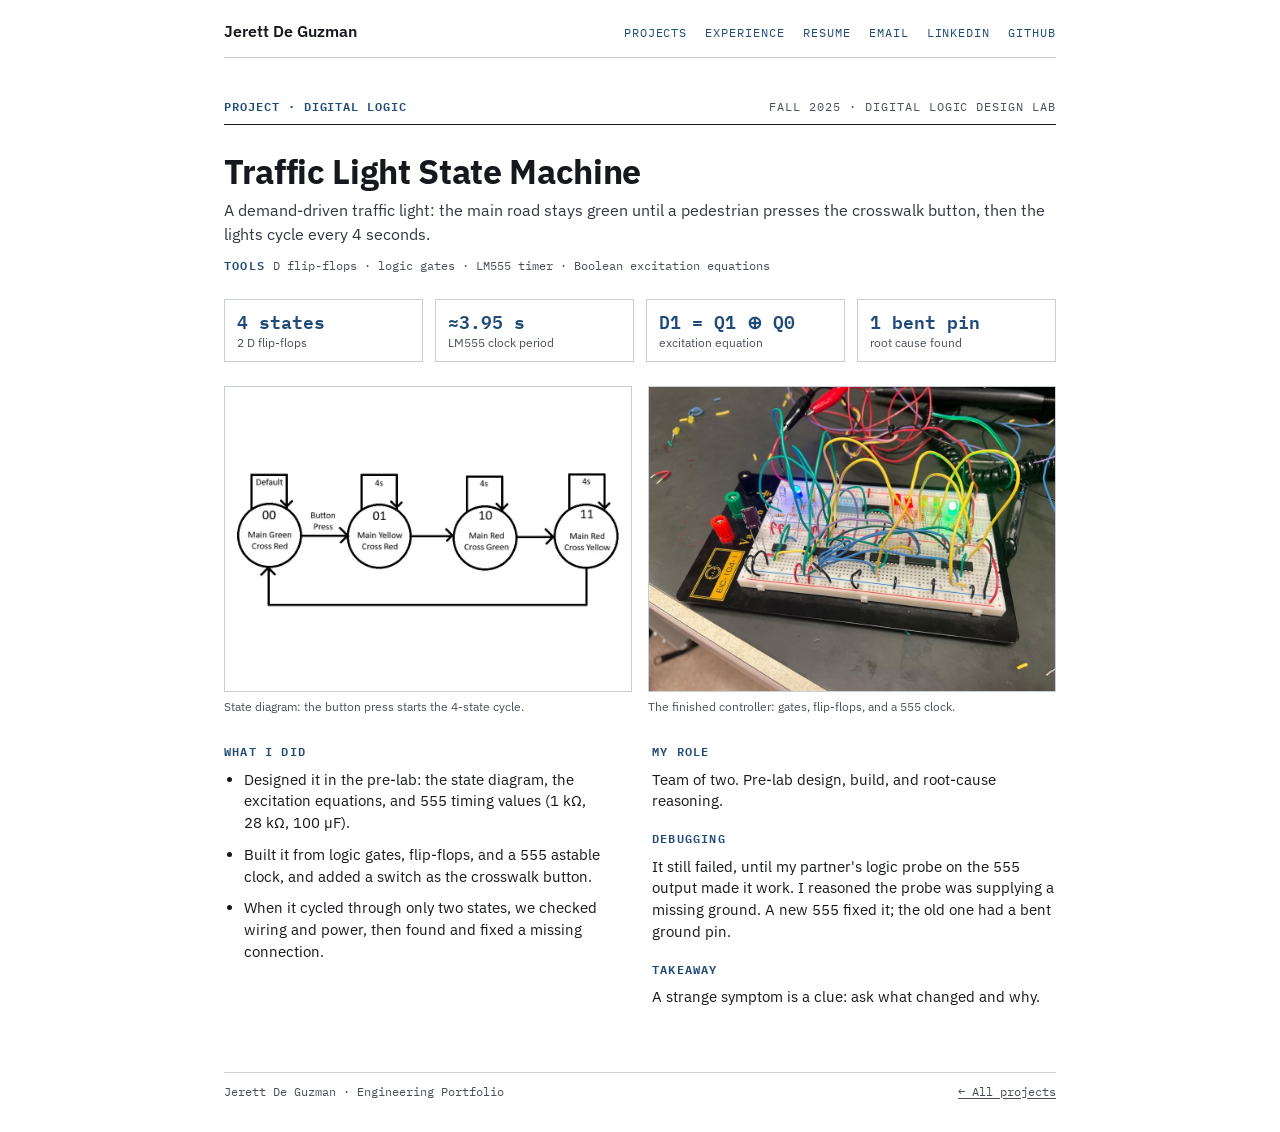
<file: projects/traffic-light.html>
<!DOCTYPE html>
<html lang="en">
<head>
  <meta charset="utf-8">
  <meta name="viewport" content="width=device-width, initial-scale=1">
  <title>Traffic Light State Machine — Jerett De Guzman</title>
  <meta name="description" content="Four-state traffic light controller built from D flip-flops, logic gates, and an LM555 clock, debugged down to a bent ground pin.">
  <!-- Link preview (what LinkedIn, email, and Slack show when this URL is pasted) -->
  <meta property="og:type" content="website">
  <meta property="og:title" content="Traffic Light State Machine — Jerett De Guzman">
  <meta property="og:description" content="Four-state traffic light controller built from D flip-flops, logic gates, and an LM555 clock, debugged down to a bent ground pin.">
  <meta property="og:url" content="https://jerettdeguzman.github.io/projects/traffic-light.html">
  <meta property="og:image" content="https://jerettdeguzman.github.io/images/tl_circuit.jpg">
  <meta name="twitter:card" content="summary_large_image">
  <link rel="icon" href="data:image/svg+xml,%3Csvg xmlns=%27http://www.w3.org/2000/svg%27 viewBox=%270 0 32 32%27%3E%3Crect width=%2732%27 height=%2732%27 fill=%27%231F4A7A%27/%3E%3Ctext x=%2716%27 y=%2722%27 font-family=%27Helvetica,Arial,sans-serif%27 font-size=%2716%27 font-weight=%27700%27 fill=%27white%27 text-anchor=%27middle%27%3EJD%3C/text%3E%3C/svg%3E">
  <link rel="preconnect" href="https://fonts.googleapis.com">
  <link rel="preconnect" href="https://fonts.gstatic.com" crossorigin>
  <link href="https://fonts.googleapis.com/css2?family=IBM+Plex+Mono:wght@400;500;600&family=IBM+Plex+Sans:wght@400;500;600;700&display=swap" rel="stylesheet">
  <link rel="stylesheet" href="../styles.css">
</head>
<body>
<div class="page">

  <!-- ===== Site header: same on every page (paths start with ../ because this file is in projects/) ===== -->
  <header class="site-header">
    <a class="site-name" href="../index.html">Jerett De Guzman</a>
    <nav class="site-nav" aria-label="Main">
      <a href="../index.html#projects">Projects</a>
      <a href="../experience.html">Experience</a>
      <a href="../resume.pdf">Resume</a>
      <a href="mailto:jerettdg@gmail.com">Email</a>
      <a href="https://www.linkedin.com/in/jerett-de-guzman">LinkedIn</a>
      <a href="https://github.com/jerettdeguzman">GitHub</a>
    </nav>
  </header>

  <main>
    <!-- ===== 1. Kicker strip ===== -->
    <div class="kicker">
      <span class="kicker-left">Project · Digital Logic</span>
      <span class="kicker-right">Fall 2025 · Digital Logic Design Lab</span>
    </div>

    <!-- ===== 2. Title + challenge ===== -->
    <h1>Traffic Light State Machine</h1>
    <p class="challenge">A demand-driven traffic light: the main road stays green until a pedestrian presses the crosswalk button, then the lights cycle every 4&nbsp;seconds.</p>
    <p class="tools"><span class="tools-label">Tools</span>D flip-flops · logic gates · LM555 timer · Boolean excitation equations</p>

    <!-- ===== 3. Four metric boxes ===== -->
    <ul class="metrics">
      <li><span class="metric-value">4 states</span><span class="metric-label">2 D flip-flops</span></li>
      <li><span class="metric-value">≈3.95 s</span><span class="metric-label">LM555 clock period</span></li>
      <li><span class="metric-value">D1 = Q1 ⊕ Q0</span><span class="metric-label">excitation equation</span></li>
      <li><span class="metric-value">1 bent pin</span><span class="metric-label">root cause found</span></li>
    </ul>

    <!-- ===== 4. Two captioned images. Add class="fit" to a frame for diagrams so nothing is cropped. ===== -->
    <div class="figures">
      <figure>
        <div class="frame fit">
          <img src="../images/tl_state.jpg" width="944" height="352"
               alt="State diagram with four states in a loop: 00 main green/cross red, 01 main yellow, 10 main red/cross green, 11 cross yellow. A button press moves 00 to 01; the other transitions happen every 4 seconds.">
        </div>
        <figcaption>State diagram: the button press starts the 4-state cycle.</figcaption>
      </figure>
      <figure>
        <div class="frame">
          <img src="../images/tl_circuit.jpg" width="1000" height="750"
               alt="Breadboard densely wired with logic gate chips, flip-flops, and a 555 timer, with red, yellow, and green LEDs lit.">
        </div>
        <figcaption>The finished controller: gates, flip-flops, and a 555 clock.</figcaption>
      </figure>
    </div>

    <!-- ===== 5. Body: What I did (left) / My role, Debugging, Takeaway (right) ===== -->
    <div class="body">
      <section>
        <h2 class="label">What I did</h2>
        <ul>
          <li>Designed it in the pre-lab: the state diagram, the excitation equations, and 555 timing values (1&nbsp;kΩ, 28&nbsp;kΩ, 100&nbsp;µF).</li>
          <li>Built it from logic gates, flip-flops, and a 555 astable clock, and added a switch as the crosswalk button.</li>
          <li>When it cycled through only two states, we checked wiring and power, then found and fixed a missing connection.</li>
        </ul>
      </section>
      <div>
        <section>
          <h2 class="label">My role</h2>
          <p>Team of two. Pre-lab design, build, and root-cause reasoning.</p>
        </section>
        <section>
          <h2 class="label">Debugging</h2>
          <p>It still failed, until my partner's logic probe on the 555 output made it work. I reasoned the probe was supplying a missing ground. A new 555 fixed it; the old one had a bent ground pin.</p>
        </section>
        <section>
          <h2 class="label">Takeaway</h2>
          <p>A strange symptom is a clue: ask what changed and why.</p>
        </section>
      </div>
    </div>
  </main>

  <footer class="site-footer">
    <span>Jerett De Guzman · Engineering Portfolio</span>
    <a href="../index.html#projects">← All projects</a>
  </footer>

</div>
</body>
</html>
</file>
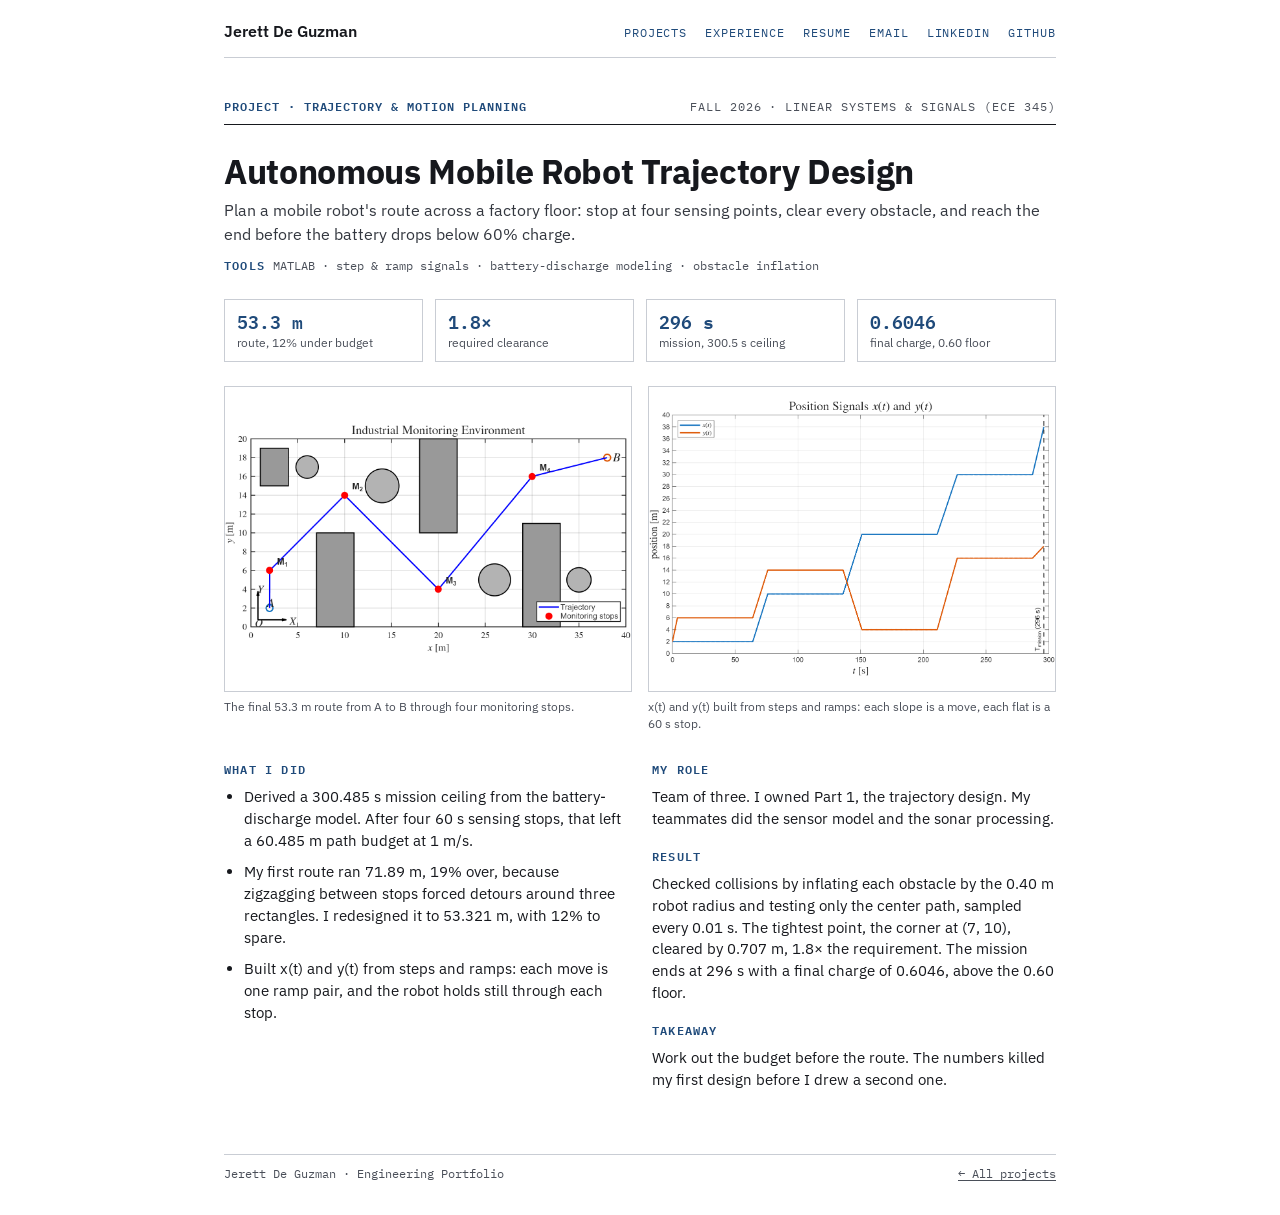
<file: projects/trajectory.html>
<!DOCTYPE html>
<html lang="en">
<head>
  <meta charset="utf-8">
  <meta name="viewport" content="width=device-width, initial-scale=1">
  <title>Autonomous Mobile Robot Trajectory Design — Jerett De Guzman</title>
  <meta name="description" content="Trajectory design for a mobile robot: a 53.3 m collision-free route through four sensing stops, built from step and ramp signals, inside a battery-limited 300 s mission.">
  <!-- Link preview (what LinkedIn, email, and Slack show when this URL is pasted) -->
  <meta property="og:type" content="website">
  <meta property="og:title" content="Autonomous Mobile Robot Trajectory Design — Jerett De Guzman">
  <meta property="og:description" content="Trajectory design for a mobile robot: a 53.3 m collision-free route through four sensing stops, built from step and ramp signals, inside a battery-limited 300 s mission.">
  <meta property="og:url" content="https://jerettdeguzman.github.io/projects/trajectory.html">
  <meta property="og:image" content="https://jerettdeguzman.github.io/images/tr_path.png">
  <meta name="twitter:card" content="summary_large_image">
  <link rel="icon" href="data:image/svg+xml,%3Csvg xmlns=%27http://www.w3.org/2000/svg%27 viewBox=%270 0 32 32%27%3E%3Crect width=%2732%27 height=%2732%27 fill=%27%231F4A7A%27/%3E%3Ctext x=%2716%27 y=%2722%27 font-family=%27Helvetica,Arial,sans-serif%27 font-size=%2716%27 font-weight=%27700%27 fill=%27white%27 text-anchor=%27middle%27%3EJD%3C/text%3E%3C/svg%3E">
  <link rel="preconnect" href="https://fonts.googleapis.com">
  <link rel="preconnect" href="https://fonts.gstatic.com" crossorigin>
  <link href="https://fonts.googleapis.com/css2?family=IBM+Plex+Mono:wght@400;500;600&family=IBM+Plex+Sans:wght@400;500;600;700&display=swap" rel="stylesheet">
  <link rel="stylesheet" href="../styles.css">
</head>
<body>
<div class="page">

  <!-- ===== Site header: same on every page (paths start with ../ because this file is in projects/) ===== -->
  <header class="site-header">
    <a class="site-name" href="../index.html">Jerett De Guzman</a>
    <nav class="site-nav" aria-label="Main">
      <a href="../index.html#projects">Projects</a>
      <a href="../experience.html">Experience</a>
      <a href="../resume.pdf">Resume</a>
      <a href="mailto:jerettdg@gmail.com">Email</a>
      <a href="https://www.linkedin.com/in/jerett-de-guzman">LinkedIn</a>
      <a href="https://github.com/jerettdeguzman">GitHub</a>
    </nav>
  </header>

  <main>
    <!-- ===== 1. Kicker strip ===== -->
    <div class="kicker">
      <span class="kicker-left">Project · Trajectory &amp; Motion Planning</span>
      <span class="kicker-right">Fall 2026 · Linear Systems &amp; Signals (ECE 345)</span>
    </div>

    <!-- ===== 2. Title + challenge ===== -->
    <h1>Autonomous Mobile Robot Trajectory Design</h1>
    <p class="challenge">Plan a mobile robot's route across a factory floor: stop at four sensing points, clear every obstacle, and reach the end before the battery drops below 60% charge.</p>
    <p class="tools"><span class="tools-label">Tools</span>MATLAB · step &amp; ramp signals · battery-discharge modeling · obstacle inflation</p>

    <!-- ===== 3. Four metric boxes ===== -->
    <ul class="metrics">
      <li><span class="metric-value">53.3 m</span><span class="metric-label">route, 12% under budget</span></li>
      <li><span class="metric-value">1.8×</span><span class="metric-label">required clearance</span></li>
      <li><span class="metric-value">296 s</span><span class="metric-label">mission, 300.5&nbsp;s ceiling</span></li>
      <li><span class="metric-value">0.6046</span><span class="metric-label">final charge, 0.60 floor</span></li>
    </ul>

    <!-- ===== 4. Two captioned images. Add class="fit" to a frame for diagrams so nothing is cropped. ===== -->
    <div class="figures">
      <figure>
        <div class="frame fit">
          <img src="../images/tr_path.png" width="1254" height="702"
               alt="Factory map, 40 by 20 meters, with rectangular and circular obstacles. A blue path runs from start point A at (2, 2) up to stop M1, diagonally up to M2, down to M3, up to M4, and on to end point B at (38, 18), passing between the obstacles.">
        </div>
        <figcaption>The final 53.3 m route from A to B through four monitoring stops.</figcaption>
      </figure>
      <figure>
        <div class="frame fit">
          <img src="../images/tr_ramp.png" width="1249" height="846"
               alt="Plot of x(t) and y(t) from 0 to 296 seconds. Both signals are staircases of sloped ramps and flat holds: x climbs from 2 to 38 meters and y moves between 2 and 16 before ending at 18.">
        </div>
        <figcaption>x(t) and y(t) built from steps and ramps: each slope is a move, each flat is a 60&nbsp;s stop.</figcaption>
      </figure>
    </div>

    <!-- ===== 5. Body: What I did (left) / My role, Result, Takeaway (right) ===== -->
    <div class="body">
      <section>
        <h2 class="label">What I did</h2>
        <ul>
          <li>Derived a 300.485&nbsp;s mission ceiling from the battery-discharge model. After four 60&nbsp;s sensing stops, that left a 60.485&nbsp;m path budget at 1&nbsp;m/s.</li>
          <li>My first route ran 71.89&nbsp;m, 19% over, because zigzagging between stops forced detours around three rectangles. I redesigned it to 53.321&nbsp;m, with 12% to spare.</li>
          <li>Built x(t) and y(t) from steps and ramps: each move is one ramp pair, and the robot holds still through each stop.</li>
        </ul>
      </section>
      <div>
        <section>
          <h2 class="label">My role</h2>
          <p>Team of three. I owned Part 1, the trajectory design. My teammates did the sensor model and the sonar processing.</p>
        </section>
        <section>
          <h2 class="label">Result</h2>
          <p>Checked collisions by inflating each obstacle by the 0.40&nbsp;m robot radius and testing only the center path, sampled every 0.01&nbsp;s. The tightest point, the corner at (7,&nbsp;10), cleared by 0.707&nbsp;m, 1.8× the requirement. The mission ends at 296&nbsp;s with a final charge of 0.6046, above the 0.60 floor.</p>
        </section>
        <section>
          <h2 class="label">Takeaway</h2>
          <p>Work out the budget before the route. The numbers killed my first design before I drew a second one.</p>
        </section>
      </div>
    </div>
  </main>

  <footer class="site-footer">
    <span>Jerett De Guzman · Engineering Portfolio</span>
    <a href="../index.html#projects">← All projects</a>
  </footer>

</div>
</body>
</html>
</file>
<file: styles.css>
/* =====================================================================
   Jerett De Guzman — portfolio stylesheet
   One file for the whole site. Every color and font lives in :root
   below, so changing a color is a one-line edit.
   ===================================================================== */

/* ---------- 1. Design tokens (from the printed portfolio) ---------- */
:root {
  --accent:         #1F4A7A;  /* section labels, metric values, links, kicker */
  --accent-hover:   #16365A;  /* link hover */
  --text:           #16181D;  /* body text, headings, heavy rules */
  --text-secondary: #33373F;  /* challenge statements, subtitles */
  --text-muted:     #4A4F59;  /* captions, metric labels, right-hand strip text */
  --border:         #C9CDD4;  /* metric boxes, image frames, footer rule */
  --background:     #FFFFFF;

  --font-sans: 'IBM Plex Sans', 'Helvetica Neue', sans-serif;
  --font-mono: 'IBM Plex Mono', 'Courier New', monospace;

  --max-width: 880px;   /* content column width on desktop */
  --gutter: 24px;       /* space between columns and at the page edges */
}

/* ---------- 2. Base ---------- */
*, *::before, *::after { box-sizing: border-box; }  /* width includes padding + border */

html { -webkit-text-size-adjust: 100%; }  /* stop phones from auto-enlarging text */

body {
  margin: 0;
  background: var(--background);
  color: var(--text);
  font-family: var(--font-sans);
  font-size: 15px;
  line-height: 1.45;
}

img { display: block; max-width: 100%; height: auto; }  /* images never overflow their box */

a { color: var(--accent); text-decoration-thickness: 1px; text-underline-offset: 2px; }
a:hover { color: var(--accent-hover); }
a:focus-visible { outline: 2px solid var(--accent); outline-offset: 2px; }  /* keyboard users */

/* Centers the content and caps its width. Every page wraps its content in this. */
.page {
  max-width: var(--max-width);
  margin: 0 auto;
  padding: 0 var(--gutter);
}

/* ---------- 3. Site header (name, nav, contact) ---------- */
.site-header {
  display: flex;
  flex-wrap: wrap;               /* nav drops below the name when space runs out */
  justify-content: space-between;
  align-items: baseline;
  gap: 8px 24px;
  padding: 20px 0 14px;
  border-bottom: 1px solid var(--border);
}
.site-name {
  font-weight: 600;
  font-size: 16px;
  color: var(--text);
  text-decoration: none;
}
.site-nav {
  display: flex;
  flex-wrap: wrap;
  gap: 4px 18px;
  font-family: var(--font-mono);
  font-size: 12px;
  text-transform: uppercase;
  letter-spacing: 0.08em;
}
.site-nav a { text-decoration: none; }
.site-nav a:hover { text-decoration: underline; }

/* ---------- 4. Kicker strip (top of each project page) ---------- */
.kicker {
  display: flex;
  flex-wrap: wrap;
  justify-content: space-between;
  gap: 4px 24px;
  margin-top: 40px;
  padding-bottom: 8px;
  border-bottom: 1.5px solid var(--text);
  font-family: var(--font-mono);
  font-size: 12px;
  text-transform: uppercase;
  letter-spacing: 0.08em;
}
.kicker-left  { font-weight: 600; color: var(--accent); }
.kicker-right { color: var(--text-muted); }

/* ---------- 5. Title + challenge statement ---------- */
h1 {
  margin: 28px 0 8px;
  font-size: 34px;
  font-weight: 700;
  line-height: 1.1;
  letter-spacing: -0.01em;
}
.challenge {
  margin: 0;
  font-size: 16px;
  line-height: 1.5;
  color: var(--text-secondary);
}

/* Tools line under the challenge: "TOOLS  MATLAB · LTspice · ..." */
.tools {
  margin: 10px 0 0;
  font-family: var(--font-mono);
  font-size: 12px;
  line-height: 1.6;
  color: var(--text-muted);
}
.tools-label {
  margin-right: 8px;
  font-weight: 600;
  text-transform: uppercase;
  letter-spacing: 0.1em;
  color: var(--accent);
}
.entry .tools { margin: -4px 0 14px; }  /* on the Experience page, sits under the role line */

/* ---------- 6. Metric boxes: 4 across (2x2 on phones, see section 10) ---------- */
.metrics {
  display: grid;
  grid-template-columns: repeat(4, 1fr);  /* four equal columns */
  gap: 12px;
  margin: 24px 0 0;
  padding: 0;
  list-style: none;
}
.metrics li {
  border: 1px solid var(--border);
  padding: 10px 12px;
}
.metric-value {
  display: block;
  font-family: var(--font-mono);
  font-size: 18px;
  font-weight: 600;
  line-height: 1.3;
  color: var(--accent);
}
.metric-label {
  display: block;
  font-size: 12px;
  color: var(--text-muted);
}

/* ---------- 7. Two captioned images side by side ---------- */
.figures {
  display: grid;
  grid-template-columns: 1fr 1fr;
  gap: 16px;
  margin-top: 24px;
}
.figures figure { margin: 0; }
.frame {
  aspect-ratio: 4 / 3;            /* both frames the same shape, like the printed page */
  border: 1px solid var(--border);
  background: var(--background);
  display: flex;
  align-items: center;
  justify-content: center;
  overflow: hidden;
}
.frame img { width: 100%; height: 100%; object-fit: cover; }  /* photos fill the frame */
.frame.fit img { object-fit: contain; }  /* diagrams: show all of it, white space around */
figcaption {
  margin-top: 6px;
  font-size: 12px;
  color: var(--text-muted);
}

/* ---------- 8. Body: "What I did" left, role/result/takeaway right ---------- */
.body {
  display: grid;
  grid-template-columns: 1fr 1fr;
  gap: var(--gutter);
  margin-top: 28px;
}
.label {                           /* "What I did", "My role", "Result", ... */
  margin: 0 0 8px;
  font-family: var(--font-mono);
  font-size: 12px;
  font-weight: 600;
  text-transform: uppercase;
  letter-spacing: 0.1em;
  color: var(--accent);
}
.body ul { margin: 0; padding-left: 20px; }
.body li { margin-bottom: 10px; }
.body p  { margin: 0; }
.body section + section { margin-top: 18px; }  /* space between stacked right-column blocks */

/* ---------- 8b. Experience page entries ---------- */
.entry { padding: 28px 0; }
.entry + .entry { border-top: 1px solid var(--border); }  /* thin rule between entries */
.entry:first-of-type { padding-top: 28px; }
.entry-head {
  display: flex;
  flex-wrap: wrap;
  justify-content: space-between;
  align-items: baseline;
  gap: 2px 24px;
}
.entry-head h2 { margin: 0; font-size: 22px; font-weight: 700; line-height: 1.2; }
.entry-date { font-family: var(--font-mono); font-size: 13px; color: var(--text-muted); }
.entry-sub { margin: 6px 0 12px; font-weight: 500; color: var(--accent); }
.entry ul { margin: 0; padding-left: 20px; }
.entry li { margin-bottom: 8px; }
.entry p { margin: 0 0 8px; }
.entry .label { margin-top: 18px; }
/* Bullets on the left, a photo on the right (stacks on phones, see section 10) */
.entry-split {
  display: grid;
  grid-template-columns: 1fr 230px;
  gap: var(--gutter);
  align-items: start;
}
.entry-split figure { margin: 0; }
.entry-split .frame { aspect-ratio: auto; }         /* photo keeps its own shape here */
.entry-split .frame img { height: auto; }
.entry-split + .entry-split { margin-top: 8px; }

/* ---------- 8c. Home page ---------- */
.home-name { font-size: 48px; margin-bottom: 6px; }
.headline { margin: 0 0 10px; font-size: 20px; font-weight: 500; color: var(--accent); }
.contact-line {
  display: flex; flex-wrap: wrap; gap: 4px 20px;
  font-family: var(--font-mono); font-size: 13px;
}
.contact-line a { color: var(--text-muted); text-decoration: none; }
.contact-line a:hover { color: var(--accent-hover); text-decoration: underline; }
.contact-line a.resume-link { color: var(--accent); font-weight: 600; }  /* the one link recruiters look for */
.home-section { margin-top: 40px; }
.home-section > .label { margin-bottom: 12px; }
.summary { margin: 0; font-size: 17px; line-height: 1.6; }

/* Project list: one row per project, thumbnail left, text right.
   To add a project, copy one <li class="project-card"> in index.html. */
.project-list { list-style: none; margin: 0; padding: 0; }
.project-card { border-top: 1px solid var(--border); }
.project-card:last-child { border-bottom: 1px solid var(--border); }
.project-card a {
  display: grid;
  grid-template-columns: 180px 1fr;
  gap: 20px;
  padding: 16px 0;
  color: var(--text);
  text-decoration: none;
}
.project-card .thumb {
  aspect-ratio: 4 / 3;
  border: 1px solid var(--border);
  overflow: hidden;
}
.project-card .thumb img { width: 100%; height: 100%; object-fit: cover; }
.project-card .thumb.fit img { object-fit: contain; }
.card-kicker {
  display: block;
  font-family: var(--font-mono); font-size: 12px; font-weight: 600;
  text-transform: uppercase; letter-spacing: 0.08em; color: var(--accent);
}
.card-title { display: block; margin: 4px 0; font-size: 20px; font-weight: 700; line-height: 1.2; }
.card-text { display: block; color: var(--text-secondary); }
.project-card a:hover .card-title { color: var(--accent-hover); text-decoration: underline; }

/* Core competencies and education: two columns of items */
.two-col {
  display: grid;
  grid-template-columns: 1fr 1fr;
  gap: 0 40px;
}
.comp { border-top: 1px solid var(--border); padding: 10px 0 12px; }
.comp h3, .edu h3 { margin: 0 0 2px; font-size: 15px; font-weight: 600; }
.comp p { margin: 0; color: var(--text-secondary); }
.edu p { margin: 0 0 2px; color: var(--text-secondary); }
.edu .mono { font-family: var(--font-mono); font-size: 13px; }

/* ---------- 9. Footer strip ---------- */
.site-footer {
  display: flex;
  flex-wrap: wrap;
  justify-content: space-between;
  gap: 4px 24px;
  margin-top: 64px;
  padding: 10px 0 32px;
  border-top: 1px solid var(--border);
  font-family: var(--font-mono);
  font-size: 12px;
  color: var(--text-muted);
}
.site-footer a { color: var(--text-muted); }
.site-footer a:hover { color: var(--accent-hover); }

/* ---------- 10. Phones and narrow windows ----------
   Below 700px there isn't room for side-by-side columns, so:
   metric boxes go 2x2, and images and body columns stack. */
@media (max-width: 700px) {
  :root { --gutter: 16px; }
  .kicker { margin-top: 28px; }
  h1 { font-size: 28px; }
  .metrics { grid-template-columns: repeat(2, 1fr); }
  .figures, .body, .entry-split { grid-template-columns: 1fr; }
  .entry-split figure { max-width: 320px; }
  .home-name { font-size: 36px; }
  .two-col { grid-template-columns: 1fr; }
  .edu + .edu { margin-top: 20px; }
  .project-card a { grid-template-columns: 96px 1fr; gap: 14px; }
  .card-title { font-size: 17px; }
  .card-text { font-size: 14px; }
}
</file>
